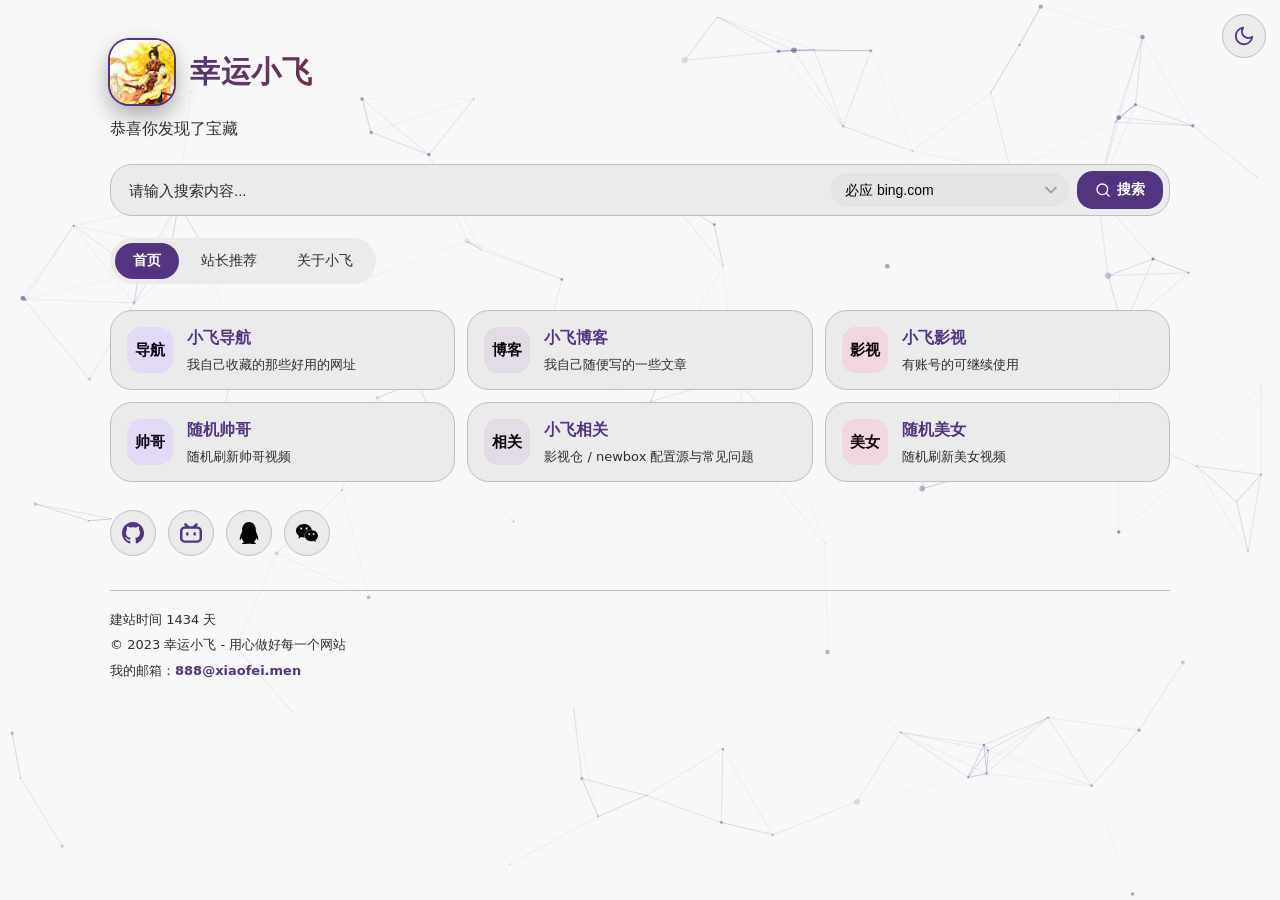
<file: index.html>
<!DOCTYPE html>
<html lang="zh-CN" class="dark">
<head>
    <meta charset="UTF-8">
    <meta name="viewport" content="width=device-width, initial-scale=1.0, viewport-fit=cover">
    <title>幸运小飞</title>
    <meta name="description" content="幸运小飞的个人主页：精选网址导航、实用网站推荐，以及关于小飞的介绍。">
    <link rel="canonical" href="https://xiaofei.men/">
    <meta name="theme-color" content="#111318">
    <!-- 分享卡片（微信 / QQ / 微博转发时显示） -->
    <meta property="og:type" content="website">
    <meta property="og:title" content="幸运小飞">
    <meta property="og:description" content="精选网址导航、实用网站推荐，以及关于小飞的介绍。">
    <meta property="og:image" content="https://xiaofei.men/img/logo.jpg">
    <meta property="og:url" content="https://xiaofei.men/">
    <meta name="twitter:card" content="summary">
    <!-- 网站图标 -->
    <link rel="icon" href="img/favicon.png" type="image/png">
    <!-- MD3 动态主题（须在样式前同步执行，避免闪色） -->
    <script src="assets/theme.js"></script>
    <!-- 主样式 -->
    <link rel="stylesheet" href="assets/style.css?v=2.3">
    <!-- 百度统计代码 -->
    <script>
        var _hmt = _hmt || [];
        (function() {
        var hm = document.createElement("script");
        hm.src = "https://hm.baidu.com/hm.js?9a590e5d51a9da2a688fa6271ab07b63";
        var s = document.getElementsByTagName("script")[0];
        s.parentNode.insertBefore(hm, s);
        })();
    </script>
</head>
<body>
    <!-- 粒子背景 -->
    <div id="particles-js"></div>

    <!-- 主题切换按钮 -->
    <button id="theme-toggle" class="theme-toggle" aria-label="切换深色 / 浅色主题"></button>

    <!-- 微信 / QQ 内置浏览器引导层 -->
    <div class="guide" id="browserGuide" role="dialog" aria-modal="true">
        <div class="guide-card">
            <h2>请在浏览器中打开</h2>
            <p>检测到您在微信 / QQ 内打开，部分功能可能无法正常使用</p>
            <div class="guide-url">
                <span id="currentUrl"></span>
                <button id="copyUrl">复制链接</button>
            </div>
            <p>复制上方链接后，选择下方浏览器打开</p>
            <div class="guide-browsers">
                <div>
                    <svg viewBox="0 0 24 24" fill="none" stroke="currentColor" stroke-width="1.6" aria-hidden="true"><circle cx="12" cy="12" r="9.2"/><path d="M15.5 8.5l-2.2 4.8-4.8 2.2 2.2-4.8z" fill="currentColor" stroke="none"/></svg>
                    <span>Safari</span>
                </div>
                <div>
                    <svg viewBox="0 0 24 24" fill="none" stroke="currentColor" stroke-width="1.6" aria-hidden="true"><circle cx="12" cy="12" r="9.2"/><circle cx="12" cy="12" r="3.6"/><path d="M12 8.4h8.6M9.2 13.6l-5.4 3.2M14.8 13.6l-5.4 3.2"/></svg>
                    <span>Chrome</span>
                </div>
                <div>
                    <svg viewBox="0 0 24 24" fill="none" stroke="currentColor" stroke-width="1.6" stroke-linecap="round" aria-hidden="true"><path d="M4.5 15.5a8 8 0 0 1 13.8-5.3c1.5 1.9 1.8 4.4.9 6.3H9.4a3.4 3.4 0 0 1 0-6.8c1.8 0 3.1 1 3.9 2.1"/><path d="M9.4 15.5c0 2.1 1.7 3.8 3.8 3.8h3.6"/></svg>
                    <span>Edge</span>
                </div>
                <div>
                    <svg viewBox="0 0 24 24" fill="none" stroke="currentColor" stroke-width="1.6" aria-hidden="true"><circle cx="12" cy="12" r="9.2"/><path d="M12 6.8c-2.6 0-4.7 1.9-4.7 4.3 0 2.7 2.3 4.9 5.2 4.9 2.5 0 4.5-1.8 4.5-4 0-2-1.6-3.5-3.5-3.5-1.4 0-2.5.9-2.5 2.1 0 1.2.9 2.1 2 2.1"/></svg>
                    <span>Firefox</span>
                </div>
            </div>
        </div>
    </div>

    <div class="shell">
        <header>
            <div class="brand">
                <img class="brand-logo" src="img/logo.jpg" alt="幸运小飞">
                <h1>幸运小飞</h1>
            </div>
            <p class="tagline">恭喜你发现了宝藏</p>

            <!-- 搜索框 -->
            <div class="search">
                <input type="text" id="search-input" placeholder="请输入搜索内容..." autocomplete="off" aria-label="搜索内容">
                <select id="search-engine" aria-label="选择搜索引擎">
                    <option value="bing">必应 bing.com</option>
                    <option value="shenma">神马 sm.cn</option>
                    <option value="baidu">百度 baidu.com</option>
                    <option value="quark">夸克 quark.cn</option>
                    <option value="sogou">搜狗 sogou.com</option>
                    <option value="360">360搜索 www.so.com</option>
                    <option value="brave">Brave brave.com</option>
                    <option value="google">谷歌 google.com</option>
                    <option value="yahoo">雅虎 yahoo.com</option>
                    <option value="duckduckgo">DuckDuckGo duckduckgo.com</option>
                    <option value="youtube">YouTube youtube.com</option>
                    <option value="yandex">Yandex yandex.com</option>
                </select>
                <button id="search-btn">
                    <svg xmlns="http://www.w3.org/2000/svg" width="16" height="16" viewBox="0 0 24 24" fill="none" stroke="currentColor" stroke-width="2" stroke-linecap="round" stroke-linejoin="round" aria-hidden="true">
                        <circle cx="11" cy="11" r="8"></circle>
                        <line x1="21" y1="21" x2="16.65" y2="16.65"></line>
                    </svg>
                    搜索
                </button>
            </div>

            <!-- 页面导航 -->
            <nav class="nav" role="tablist" aria-label="页面导航">
                <button class="nav-item active" data-page="home" role="tab" aria-selected="true">首页</button>
                <button class="nav-item" data-page="links" role="tab" aria-selected="false">站长推荐</button>
                <button class="nav-item" data-page="friends" role="tab" aria-selected="false">关于小飞</button>
            </nav>
        </header>

        <main>
            <!-- 首页 -->
            <section class="page active" id="home-page">
                <div class="grid" id="home-grid"></div>

                <!-- 社交图标 -->
                <div class="socials">
                    <div class="social" title="GitHub">
                        <a href="https://github.com/xingyunxiaofei" target="_blank" rel="noopener noreferrer" aria-label="GitHub">
                            <svg viewBox="0 0 24 24" fill="currentColor" aria-hidden="true"><use xlink:href="#i-github" href="#i-github"></use></svg>
                        </a>
                    </div>
                    <div class="social" title="哔哩哔哩">
                        <a href="https://space.bilibili.com/316062612" target="_blank" rel="noopener noreferrer" aria-label="哔哩哔哩">
                            <svg viewBox="0 0 24 24" fill="currentColor" aria-hidden="true"><use xlink:href="#i-bilibili" href="#i-bilibili"></use></svg>
                        </a>
                    </div>
                    <div class="social" data-qr title="QQ">
                        <svg viewBox="0 0 24 24" fill="currentColor" aria-hidden="true"><use xlink:href="#i-qq" href="#i-qq"></use></svg>
                        <div class="qr"><img data-src="img/qq.jpg" alt="QQ二维码"></div>
                    </div>
                    <div class="social" data-qr title="微信">
                        <svg viewBox="0 0 24 24" fill="currentColor" aria-hidden="true"><use xlink:href="#i-wechat" href="#i-wechat"></use></svg>
                        <div class="qr"><img data-src="img/wechat.png" alt="微信二维码"></div>
                    </div>
                </div>

                <div class="info">
                    <p>建站时间 <span id="survival-time">计算中...</span></p>
                    <p>© 2023 幸运小飞 - 用心做好每一个网站</p>
                    <p>我的邮箱：<span id="email" class="email-link">888@xiaofei.men</span></p>
                </div>
            </section>

            <!-- 站长推荐 -->
            <section class="page" id="links-page">
                <h2 class="page-title">站长推荐</h2>
                <p class="page-sub">按分类浏览我收藏的实用网站</p>
                <div class="tabs" id="category-tabs"></div>
                <div id="category-contents"></div>
            </section>

            <!-- 关于小飞（me/friends.md 动态渲染，标题由 Markdown 自带 H1 提供） -->
            <section class="page" id="friends-page">
                <div class="md" id="md-content"><p class="md-loading">正在加载文章内容...</p></div>
            </section>

            <!-- 小飞相关（me/tvbox.md 动态渲染，支持 @copy/@open/@pwd/@q 指令） -->
            <section class="page" id="tvbox-page">
                <div id="tvbox-content"><p class="md-loading">正在加载文章内容...</p></div>
            </section>
        </main>
    </div>

    <!-- SVG 图标定义 -->
    <svg xmlns="http://www.w3.org/2000/svg" style="display: none;" aria-hidden="true">
        <symbol id="i-github" viewBox="0 0 24 24">
            <path d="M12 0c-6.626 0-12 5.373-12 12 0 5.302 3.438 9.8 8.207 11.387.599.111.793-.261.793-.577v-2.234c-3.338.726-4.033-1.416-4.033-1.416-.546-1.387-1.333-1.756-1.333-1.756-1.089-.745.083-.729.083-.729 1.205.084 1.839 1.237 1.839 1.237 1.07 1.834 2.807 1.304 3.492.997.107-.775.418-1.305.762-1.604-2.665-.305-5.467-1.334-5.467-5.931 0-1.311.469-2.381 1.236-3.221-.124-.303-.535-1.524.117-3.176 0 0 1.008-.322 3.301 1.23.957-.266 1.983-.399 3.003-.404 1.02.005 2.047.138 3.006.404 2.291-1.552 3.297-1.23 3.297-1.23.653 1.653.242 2.874.118 3.176.77.84 1.235 1.911 1.235 3.221 0 4.609-2.807 5.624-5.479 5.921.43.372.823 1.102.823 2.222v3.293c0 .319.192.694.801.576 4.765-1.589 8.199-6.086 8.199-11.386 0-6.627-5.373-12-12-12z"/>
        </symbol>
        <symbol id="i-bilibili" viewBox="0 0 24 24">
            <path d="M17.813 4.653h.854c1.51.054 2.769.578 3.773 1.574 1.004.995 1.524 2.249 1.560 3.76v7.36c-.036 1.51-.556 2.769-1.560 3.773s-2.262 1.524-3.773 1.56H5.333c-1.51-.036-2.769-.556-3.773-1.56S.036 18.858 0 17.347v-7.36c.036-1.511.556-2.765 1.560-3.76 1.004-.996 2.262-1.52 3.773-1.574h.774l-1.174-1.12a1.234 1.234 0 0 1-.373-.906c0-.356.124-.658.373-.907l.027-.027c.267-.249.573-.373.920-.373.347 0 .653.124.920.373L9.653 4.44c.071.071.134.142.187.213h4.267a.836.836 0 0 1 .160-.213l2.853-2.747c.267-.249.573-.373.920-.373.347 0 .662.151.929.4.267.249.391.551.391.907 0 .355-.124.657-.373.906L17.813 4.653zM5.333 7.24c-.746.018-1.373.276-1.880.773-.506.498-.769 1.13-.786 1.894v7.52c.017.764.280 1.395.786 1.893.507.498 1.134.756 1.880.773h13.334c.746-.017 1.373-.275 1.880-.773.506-.498.769-1.129.786-1.893v-7.52c-.017-.765-.280-1.396-.786-1.894-.507-.497-1.134-.755-1.88-.773H5.333zM8 11.107c.373 0 .684.124.933.373.25.249.383.569.400.960v1.173c-.017.391-.150.711-.400.960-.249.250-.560.374-.933.374s-.684-.125-.933-.374c-.250-.249-.383-.569-.400-.960V12.44c0-.373.129-.689.386-.947.258-.257.574-.386.947-.386zm8 0c.373 0 .684.124.933.373.25.249.383.569.400.960v1.173c-.017.391-.150.711-.400.960-.249.250-.560.374-.933.374s-.684-.125-.933-.374c-.250-.249-.383-.569-.400-.960V12.44c.017-.391.150-.711.400-.960.249-.249.560-.373.933-.373z"/>
        </symbol>
        <symbol id="i-qq" viewBox="0 0 24 24">
            <path d="M21.395 15.035a39.548 39.548 0 0 0-.803-2.264l-1.079-2.695c.001-.032.014-.562.014-.836C19.526 4.632 17.351 0 12 0S4.474 4.632 4.474 9.241c0 .274.013.804.014.836l-1.08 2.695a38.97 38.97 0 0 0-.802 2.264c-1.021 3.283-.69 4.643-.438 4.673.54.065 2.103-2.472 2.103-2.472 0 1.469.756 3.387 2.394 4.771-.612.188-1.363.479-1.845.835-.434.32-.379.646-.301.778.343.578 5.883.369 7.482.189 1.6.18 7.14.389 7.483-.189.078-.132.132-.458-.301-.778-.483-.356-1.233-.646-1.846-.836 1.637-1.384 2.393-3.302 2.393-4.771 0 0 1.563 2.537 2.103 2.472.252-.03.583-1.39-.438-4.673z"/>
        </symbol>
        <symbol id="i-wechat" viewBox="0 0 24 24">
            <path d="M8.691 2.188C3.891 2.188 0 5.476 0 9.53c0 2.212 1.17 4.203 3.002 5.55a.59.59 0 0 1 .213.665l-.39 1.48c-.019.07-.048.141-.048.213 0 .163.13.295.29.295a.326.326 0 0 0 .167-.054l1.903-1.114a.864.864 0 0 1 .717-.098 10.16 10.16 0 0 0 2.837.403c.276 0 .543-.027.811-.05-.857-2.578.157-4.972 1.932-6.446 1.703-1.415 3.882-1.98 5.853-1.838-.576-3.583-4.196-6.348-8.596-6.348zM5.785 5.991c.642 0 1.162.529 1.162 1.18a1.17 1.17 0 0 1-1.162 1.178A1.17 1.17 0 0 1 4.623 7.17c0-.651.52-1.18 1.162-1.18zm5.813 0c.642 0 1.162.529 1.162 1.18a1.17 1.17 0 0 1-1.162 1.178 1.17 1.17 0 0 1-1.162-1.178c0-.651.52-1.18 1.162-1.18zm5.34 2.867c-1.797-.052-3.746.512-5.28 1.786-1.72 1.428-2.687 3.72-1.78 6.22.942 2.453 3.666 4.229 6.884 4.229.826 0 1.622-.12 2.361-.336a.722.722 0 0 1 .598.082l1.584.926a.272.272 0 0 0 .140.047c.134 0 .24-.111.24-.247 0-.60-.023-.120-.038-.177l-.327-1.233a.582.582 0 0 1-.023-.156.49.49 0 0 1 .201-.398C23.024 18.48 24 16.82 24 14.98c0-3.21-2.931-5.837-6.656-6.088V8.89c-.135-.01-.27-.027-.407-.03zm-2.53 3.274c.535 0 .969.44.969.982a.976.976 0 0 1-.969.983.976.976 0 0 1-.969-.983c0-.542.434-.982.969-.982zm4.844 0c.535 0 .969.44.969.982a.976.976 0 0 1-.969.983.976.976 0 0 1-.969-.983c0-.542.434-.982.969-.982z"/>
        </symbol>
    </svg>

    <!-- 库与脚本 -->
    <div class="toast" id="toast" role="status" aria-live="polite"></div>

    <!-- particles.js / marked.js 改为按需动态加载，不占用首屏 -->
    <script src="assets/script.js?v=2.3" defer></script>
</body>
</html>
</file>
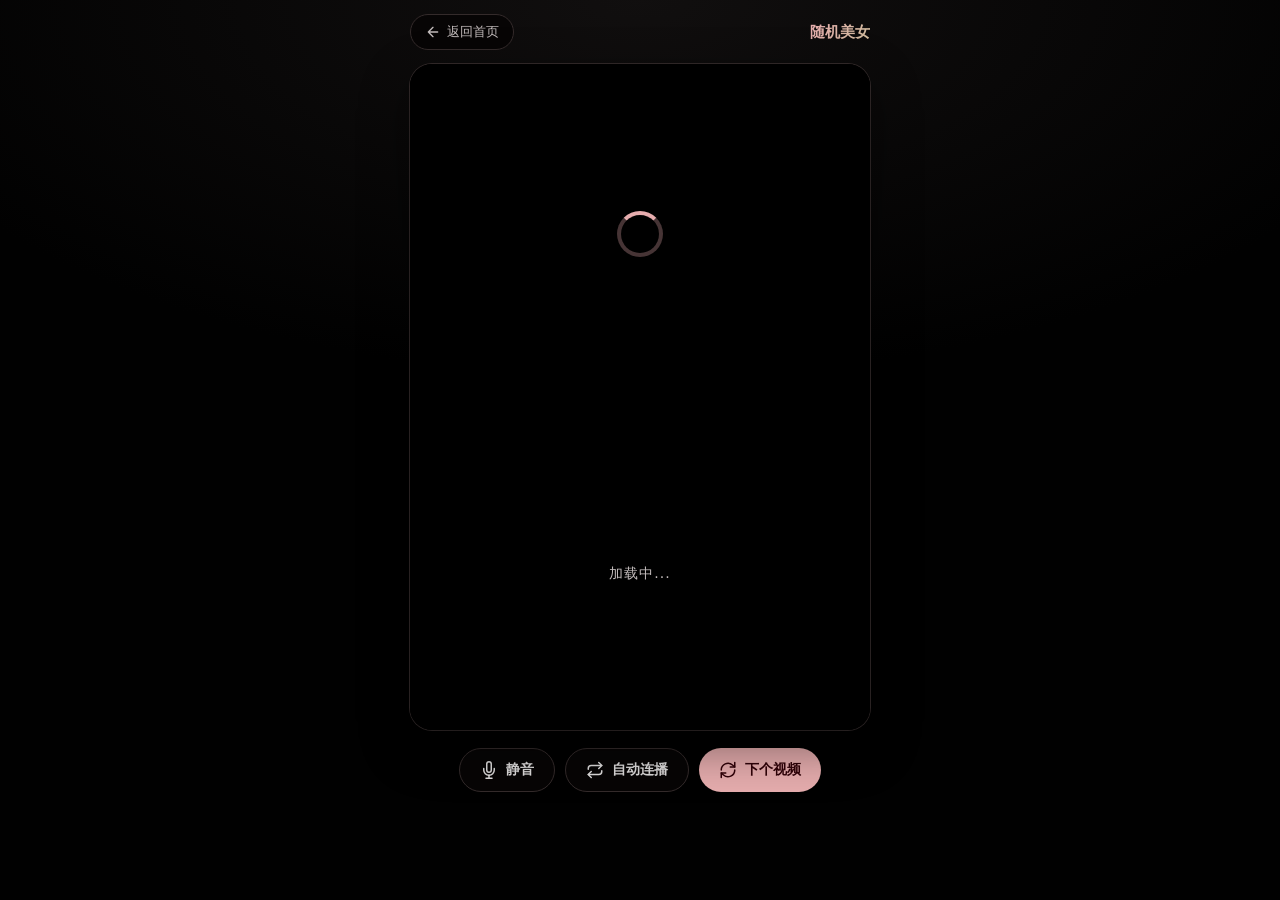
<file: me/mv.html>
<!DOCTYPE html>
<html lang="zh-CN" class="dark">
<head>
    <meta charset="UTF-8">
    <meta name="viewport" content="width=device-width, initial-scale=1.0, viewport-fit=cover">
    <title>随机美女视频 - 幸运小飞</title>
    <meta name="description" content="随机刷新美女短视频，支持静音、自动连播。">
    <meta name="theme-color" content="#111318">
    <meta property="og:type" content="website">
    <meta property="og:title" content="随机美女视频 - 幸运小飞">
    <meta property="og:description" content="随机刷新美女短视频，支持静音、自动连播。">
    <meta property="og:image" content="https://xiaofei.men/img/logo.jpg">
    <meta property="og:url" content="https://xiaofei.men/me/mv.html">
    <link rel="icon" href="../img/favicon.png" type="image/png">
    <!-- 暖色随机主相（粉 → 红 → 橙），强制深色沉浸模式 -->
    <script>window.MD3_HUE = [318, 28]; window.MD3_FORCE = 'dark';</script>
    <script src="../assets/theme.js"></script>
    <link rel="stylesheet" href="../assets/video.css?v=2.2">
</head>
<body>
    <header class="topbar">
        <a class="back" href="../index.html">
            <svg width="16" height="16" viewBox="0 0 24 24" fill="none" stroke="currentColor" stroke-width="2" stroke-linecap="round" stroke-linejoin="round" aria-hidden="true"><path d="M19 12H5M12 19l-7-7 7-7"/></svg>
            返回首页
        </a>
        <span class="name">随机美女</span>
    </header>

    <main class="stage">
        <div class="screen" id="videoContainer">
            <div class="loading" id="loading">
                <div class="spinner"></div>
                <span>加载中...</span>
            </div>
            <div id="videoWrapper">
                <video id="videoPlayer" playsinline controls controlslist="nodownload noremoteplayback noplaybackrate"></video>
            </div>
        </div>

        <div class="controls">
            <button class="btn tonal" id="muteBtn" aria-pressed="false">
                <svg viewBox="0 0 24 24" fill="none" stroke="currentColor" stroke-width="2" stroke-linecap="round" stroke-linejoin="round" aria-hidden="true"><path d="M12 1a3 3 0 0 0-3 3v8a3 3 0 0 0 6 0V4a3 3 0 0 0-3-3z"/><path d="M19 10v2a7 7 0 0 1-14 0v-2"/><line x1="12" y1="19" x2="12" y2="23"/><line x1="8" y1="23" x2="16" y2="23"/></svg>
                <span>静音</span>
            </button>
            <button class="btn tonal" id="autoBtn" aria-pressed="false">
                <svg viewBox="0 0 24 24" fill="none" stroke="currentColor" stroke-width="2" stroke-linecap="round" stroke-linejoin="round" aria-hidden="true"><path d="M17 2l4 4-4 4"/><path d="M3 11v-1a4 4 0 0 1 4-4h14"/><path d="M7 22l-4-4 4-4"/><path d="M21 13v1a4 4 0 0 1-4 4H3"/></svg>
                <span>自动连播</span>
            </button>
            <button class="btn" id="nextBtn">
                <svg viewBox="0 0 24 24" fill="none" stroke="currentColor" stroke-width="2" stroke-linecap="round" stroke-linejoin="round" aria-hidden="true"><path d="M21 2v6h-6"/><path d="M3 12a9 9 0 0 1 15-6.7L21 8"/><path d="M3 22v-6h6"/><path d="M21 12a9 9 0 0 1-15 6.7L3 16"/></svg>
                <span>下个视频</span>
            </button>
        </div>
    </main>

    <script>
        window.VIDEO_CONFIG = {
            apis: [
                'https://www.hhlqilongzhu.cn/api/MP4_xiaojiejie.php',
                'https://api.mmp.cc/api/ksvideo?type=mp4&id=jk',
                'https://api.mmp.cc/api/ksvideo?type=mp4&id=YuMeng',
                'https://api.mmp.cc/api/ksvideo?type=mp4&id=NvDa',
                'https://api.mmp.cc/api/ksvideo?type=mp4&id=NvGao',
                'https://api.mmp.cc/api/ksvideo?type=mp4&id=ReWu',
                'https://api.mmp.cc/api/ksvideo?type=mp4&id=QingCun',
                'https://api.mmp.cc/api/ksvideo?type=mp4&id=YuZu',
                'https://api.mmp.cc/api/ksvideo?type=mp4&id=SheJie',
                'https://api.mmp.cc/api/ksvideo?type=mp4&id=ChuanDa',
                'https://api.mmp.cc/api/ksvideo?type=mp4&id=GaoZhiLiangXiaoJieJie',
                'https://api.mmp.cc/api/ksvideo?type=mp4&id=HanFu',
                'https://api.mmp.cc/api/ksvideo?type=mp4&id=HeiSi',
                'https://api.mmp.cc/api/ksvideo?type=mp4&id=BianZhuang',
                'https://api.mmp.cc/api/ksvideo?type=mp4&id=LuoLi',
                'https://api.mmp.cc/api/ksvideo?type=mp4&id=TianMei',
                'https://api.mmp.cc/api/ksvideo?type=mp4&id=BaiSi',
                'https://api.mmp.cc/api/miss?type=mp4',
                'https://api.mmp.cc/api/shortvideo?type=mp4',
                'http://api.xcvts.cn/api/video/ks_xjj?type=mp4',
                'https://tmini.net/api/meinv?mp4=json',
                'https://api.guiguiya.com/api/video/ksxjj?type=mp4'
            ]
        };
    </script>
    <script src="../assets/video.js?v=2.2"></script>
</body>
</html>
</file>
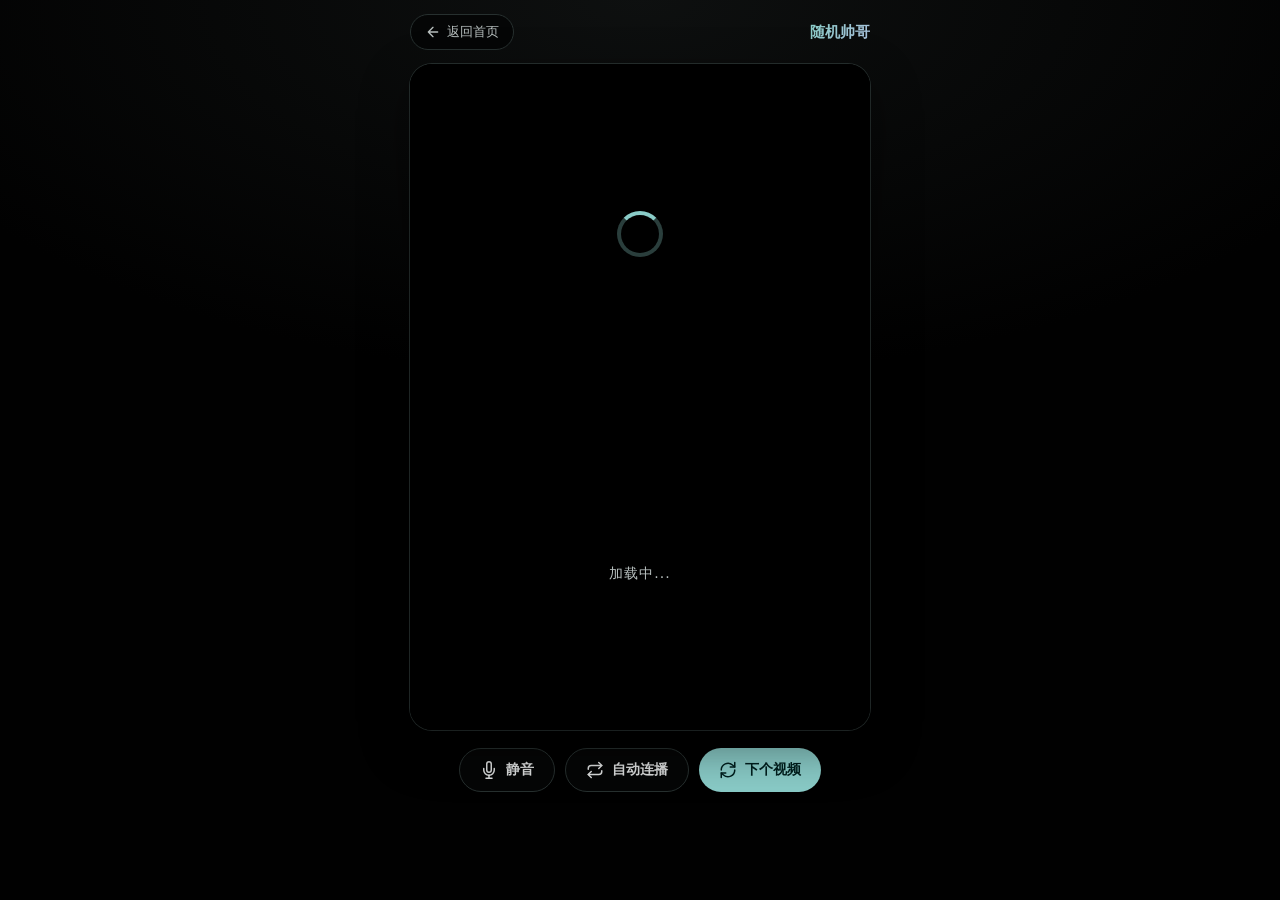
<file: me/sg.html>
<!DOCTYPE html>
<html lang="zh-CN" class="dark">
<head>
    <meta charset="UTF-8">
    <meta name="viewport" content="width=device-width, initial-scale=1.0, viewport-fit=cover">
    <title>随机帅哥视频 - 幸运小飞</title>
    <meta name="description" content="随机刷新帅哥短视频，支持静音、自动连播。">
    <meta name="theme-color" content="#111318">
    <meta property="og:type" content="website">
    <meta property="og:title" content="随机帅哥视频 - 幸运小飞">
    <meta property="og:description" content="随机刷新帅哥短视频，支持静音、自动连播。">
    <meta property="og:image" content="https://xiaofei.men/img/logo.jpg">
    <meta property="og:url" content="https://xiaofei.men/me/sg.html">
    <link rel="icon" href="../img/favicon.png" type="image/png">
    <!-- 冷色随机主相（青 → 蓝 → 紫），强制深色沉浸模式 -->
    <script>window.MD3_HUE = [168, 258]; window.MD3_FORCE = 'dark';</script>
    <script src="../assets/theme.js"></script>
    <link rel="stylesheet" href="../assets/video.css?v=2.2">
</head>
<body>
    <header class="topbar">
        <a class="back" href="../index.html">
            <svg width="16" height="16" viewBox="0 0 24 24" fill="none" stroke="currentColor" stroke-width="2" stroke-linecap="round" stroke-linejoin="round" aria-hidden="true"><path d="M19 12H5M12 19l-7-7 7-7"/></svg>
            返回首页
        </a>
        <span class="name">随机帅哥</span>
    </header>

    <main class="stage">
        <div class="screen" id="videoContainer">
            <div class="loading" id="loading">
                <div class="spinner"></div>
                <span>加载中...</span>
            </div>
            <div id="videoWrapper">
                <video id="videoPlayer" playsinline controls controlslist="nodownload noremoteplayback noplaybackrate"></video>
            </div>
        </div>

        <div class="controls">
            <button class="btn tonal" id="muteBtn" aria-pressed="false">
                <svg viewBox="0 0 24 24" fill="none" stroke="currentColor" stroke-width="2" stroke-linecap="round" stroke-linejoin="round" aria-hidden="true"><path d="M12 1a3 3 0 0 0-3 3v8a3 3 0 0 0 6 0V4a3 3 0 0 0-3-3z"/><path d="M19 10v2a7 7 0 0 1-14 0v-2"/><line x1="12" y1="19" x2="12" y2="23"/><line x1="8" y1="23" x2="16" y2="23"/></svg>
                <span>静音</span>
            </button>
            <button class="btn tonal" id="autoBtn" aria-pressed="false">
                <svg viewBox="0 0 24 24" fill="none" stroke="currentColor" stroke-width="2" stroke-linecap="round" stroke-linejoin="round" aria-hidden="true"><path d="M17 2l4 4-4 4"/><path d="M3 11v-1a4 4 0 0 1 4-4h14"/><path d="M7 22l-4-4 4-4"/><path d="M21 13v1a4 4 0 0 1-4 4H3"/></svg>
                <span>自动连播</span>
            </button>
            <button class="btn" id="nextBtn">
                <svg viewBox="0 0 24 24" fill="none" stroke="currentColor" stroke-width="2" stroke-linecap="round" stroke-linejoin="round" aria-hidden="true"><path d="M21 2v6h-6"/><path d="M3 12a9 9 0 0 1 15-6.7L21 8"/><path d="M3 22v-6h6"/><path d="M21 12a9 9 0 0 1-15 6.7L3 16"/></svg>
                <span>下个视频</span>
            </button>
        </div>
    </main>

    <script>
        window.VIDEO_CONFIG = {
            apis: [
                'https://api.yuafeng.cn/API/ly/sgxl.php',
                'https://api.52vmy.cn/api/video/boy'
            ]
        };
    </script>
    <script src="../assets/video.js?v=2.2"></script>
</body>
</html>
</file>
<file: assets/style.css>
/* ==========================================================================
   幸运小飞 · 样式（Material Design 3）
   --------------------------------------------------------------------------
   颜色变量由 assets/theme.js 在每次访问时随机生成后注入 <html>；
   下方 :root 仅为禁用 JS 时的兜底深色方案。
   ========================================================================== */

:root {
  /* —— JS 禁用时的兜底配色（深色） —— */
  --primary: #5eeaa8;
  --on-primary: #00382a;
  --primary-container: #00513c;
  --on-primary-container: #8ff3cd;
  --secondary-container: #33453f;
  --on-secondary-container: #cfe9dd;
  --tertiary: #7fd0ff;
  --tertiary-container: #00405c;
  --on-tertiary-container: #c4e7ff;
  --surface: #0f1512;
  --surface-low: #151d19;
  --surface-c: #1a2420;
  --surface-high: #24302b;
  --surface-highest: #2f3c36;
  --on-surface: #e0e5e1;
  --on-surface-var: #a8b5ae;
  --outline: #78877f;
  --outline-var: #3a463f;
  --error: #f2b8b5;

  /* —— 形状与动效 —— */
  --r-sm: 10px;
  --r-md: 16px;
  --r-lg: 22px;
  --r-full: 999px;
  --ease: cubic-bezier(.2, .8, .2, 1);
  --t: .25s;

  color-scheme: dark;
}

html.light { color-scheme: light; }

*, *::before, *::after { margin: 0; padding: 0; box-sizing: border-box; }

html { -webkit-text-size-adjust: 100%; }

body {
  font-family: system-ui, -apple-system, 'Segoe UI', Roboto,
               'PingFang SC', 'Hiragino Sans GB', 'Microsoft YaHei', sans-serif;
  background: var(--surface);
  color: var(--on-surface);
  line-height: 1.65;
  min-height: 100dvh;
  overflow-x: hidden;
  transition: background-color var(--t) var(--ease), color var(--t) var(--ease);
}

::selection { background: var(--primary); color: var(--on-primary); }

a { color: var(--primary); }

button { font-family: inherit; }

/* ---------- 粒子画布 ---------- */
#particles-js { position: fixed; inset: 0; z-index: 0; }

/* ---------- 布局 ---------- */
.shell {
  position: relative;
  z-index: 1;
  width: min(100% - 2rem, 1060px);
  margin-inline: auto;
  padding-block: clamp(1.25rem, 4vw, 2.5rem) 3rem;
}

/* ---------- 主题切换按钮 ---------- */
.theme-toggle {
  position: fixed;
  top: max(14px, env(safe-area-inset-top));
  right: max(14px, env(safe-area-inset-right));
  z-index: 50;
  width: 44px; height: 44px;
  display: grid; place-items: center;
  border: 1px solid var(--outline-var);
  border-radius: var(--r-full);
  background: var(--surface-c);
  color: var(--primary);
  cursor: pointer;
  transition: transform var(--t) var(--ease), background var(--t) var(--ease);
}
.theme-toggle:hover { background: var(--surface-high); transform: rotate(25deg); }
.theme-toggle:active { transform: scale(.9); }
.theme-toggle svg { display: block; }

/* ---------- 头部 ---------- */
.brand { display: flex; align-items: center; gap: clamp(10px, 2vw, 16px); flex-wrap: wrap; }
.brand-logo {
  width: clamp(52px, 9vw, 64px);
  height: clamp(52px, 9vw, 64px);
  border-radius: 30%;
  object-fit: cover;
  box-shadow: 0 0 0 2px var(--primary), 0 10px 24px rgb(0 0 0 / .35);
}
.brand h1 {
  font-size: clamp(1.4rem, 4vw, 1.9rem);
  font-weight: 800;
  letter-spacing: .5px;
  background: linear-gradient(120deg, var(--primary), var(--tertiary));
  -webkit-background-clip: text;
  background-clip: text;
  color: transparent;
}
.tagline { color: var(--on-surface-var); margin: 12px 0 22px; font-size: clamp(.9rem, 2.5vw, 1rem); }

/* ---------- 搜索框（MD3 搜索栏） ---------- */
.search {
  display: flex;
  align-items: center;
  flex-wrap: wrap;
  gap: 8px;
  padding: 6px 6px 6px 18px;
  background: var(--surface-c);
  border: 1px solid var(--outline-var);
  /* 与下方卡片同圆角（22px），内层元素用 16px，形成同心圆角 */
  border-radius: var(--r-lg);
  transition: border-color var(--t) var(--ease), box-shadow var(--t) var(--ease);
}
.search:focus-within {
  border-color: var(--primary);
  box-shadow: 0 0 0 4px color-mix(in oklch, var(--primary) 22%, transparent);
}
.search input {
  flex: 1 1 220px;
  min-width: 0;
  border: none; background: none; outline: none;
  color: var(--on-surface);
  font-size: 15px;
  padding: 10px 0;
}
.search input::placeholder { color: var(--on-surface-var); }
.search select {
  appearance: none;
  -webkit-appearance: none;
  border: none;
  border-radius: var(--r-md);
  background: var(--surface-high)
    url("data:image/svg+xml,%3Csvg xmlns='http://www.w3.org/2000/svg' width='12' height='8' viewBox='0 0 12 8'%3E%3Cpath fill='none' stroke='%239aa5a0' stroke-width='1.8' stroke-linecap='round' stroke-linejoin='round' d='M1 1.5 6 6.5 11 1.5'/%3E%3C/svg%3E")
    no-repeat right 12px center;
  color: var(--on-surface);
  font-size: 14px;
  padding: 9px 32px 9px 14px;
  cursor: pointer;
}
.search select option { background: var(--surface-low); color: var(--on-surface); }
.search button {
  display: inline-flex;
  align-items: center;
  gap: 6px;
  border: none;
  border-radius: var(--r-md);
  background: var(--primary);
  color: var(--on-primary);
  font-size: 14px;
  font-weight: 600;
  padding: 10px 18px;
  cursor: pointer;
  transition: filter var(--t) var(--ease), transform var(--t) var(--ease);
}
.search button:hover { filter: brightness(1.1); transform: translateY(-1px); }
.search button:active { transform: translateY(0) scale(.96); }
.search button svg { display: block; }

/* ---------- 页面导航（MD3 分段控件） ---------- */
.nav {
  display: flex;
  gap: 4px;
  margin: 22px 0 26px;
  padding: 5px;
  background: var(--surface-c);
  border-radius: var(--r-full);
  width: max-content;
  max-width: 100%;
  overflow-x: auto;
  scrollbar-width: none;
}
.nav::-webkit-scrollbar { display: none; }
.nav-item {
  border: none;
  background: none;
  cursor: pointer;
  padding: 9px 18px;
  border-radius: var(--r-full);
  color: var(--on-surface-var);
  font-size: 14px;
  white-space: nowrap;
  transition: color var(--t) var(--ease), background var(--t) var(--ease);
}
.nav-item:hover { color: var(--on-surface); }
.nav-item.active { background: var(--primary); color: var(--on-primary); font-weight: 600; }

/* ---------- 页面切换 ---------- */
.page { display: none; }
.page.active { display: block; animation: fade-up .35s var(--ease); }
@keyframes fade-up {
  from { opacity: 0; transform: translateY(8px); }
  to   { opacity: 1; transform: none; }
}

.page-title { font-size: clamp(1.25rem, 3.5vw, 1.5rem); font-weight: 700; margin-bottom: 6px; }
.page-sub { color: var(--on-surface-var); font-size: 14px; margin-bottom: 18px; }

/* ---------- 链接卡片 ---------- */
.grid {
  display: grid;
  grid-template-columns: repeat(auto-fill, minmax(min(100%, 300px), 1fr));
  gap: 12px;
}
.card {
  position: relative;
  overflow: hidden;
  display: flex;
  align-items: center;
  gap: 14px;
  padding: 14px 16px;
  background: var(--surface-c);
  border: 1px solid var(--outline-var);
  border-radius: var(--r-lg);
  cursor: pointer;
  transition: transform var(--t) var(--ease), box-shadow var(--t) var(--ease), border-color var(--t) var(--ease);
}
.card:hover {
  transform: translateY(-3px);
  border-color: var(--primary);
  box-shadow: 0 10px 24px rgb(0 0 0 / .22);
}
.card:active { transform: translateY(-1px) scale(.99); }
.card:focus-visible { outline: 2px solid var(--primary); outline-offset: 2px; }
/* 状态层（MD3 state layer） */
.card::after {
  content: '';
  position: absolute; inset: 0;
  background: var(--on-surface);
  opacity: 0;
  transition: opacity var(--t) var(--ease);
  pointer-events: none;
}
.card:hover::after { opacity: .05; }

.card-body { min-width: 0; }
.card-title { display: block; font-weight: 600; color: var(--primary); margin-bottom: 2px; }
.card-desc { font-size: 13px; color: var(--on-surface-var); }

/* 卡片小图标：主 / 辅助 / 第三 容器色轮换 */
.favicon {
  --fav-bg: var(--primary-container);
  --fav-fg: var(--on-primary-container);
  flex-shrink: 0;
  width: 46px; height: 46px;
  border-radius: 14px;
  display: grid; place-items: center;
  background: var(--fav-bg);
  color: var(--fav-fg);
  font-size: 15px;
  font-weight: 700;
}
.card:nth-child(3n+2) .favicon { --fav-bg: var(--secondary-container); --fav-fg: var(--on-secondary-container); }
.card:nth-child(3n+3) .favicon { --fav-bg: var(--tertiary-container); --fav-fg: var(--on-tertiary-container); }

/* 点击涟漪 */
.ripple {
  position: absolute;
  border-radius: 50%;
  transform: scale(0);
  pointer-events: none;
  background: currentColor;
  opacity: .22;
  animation: ripple .6s var(--ease) forwards;
}
@keyframes ripple {
  to { transform: scale(1); opacity: 0; }
}

/* ---------- 分类标签（MD3 过滤芯片） ---------- */
.tabs { display: flex; flex-wrap: wrap; gap: 8px; margin-bottom: 18px; }
.tab {
  border: 1px solid var(--outline-var);
  background: none;
  cursor: pointer;
  padding: 7px 16px;
  border-radius: var(--r-full);
  color: var(--on-surface-var);
  font-size: 13px;
  transition: color var(--t) var(--ease), border-color var(--t) var(--ease), background var(--t) var(--ease);
}
.tab:hover { color: var(--on-surface); border-color: var(--primary); }
.tab.active {
  background: var(--secondary-container);
  color: var(--on-secondary-container);
  border-color: transparent;
  font-weight: 600;
}
.cats { display: none; }
.cats.active { display: block; }

/* ---------- 社交图标 ---------- */
.socials { display: flex; flex-wrap: wrap; gap: 12px; margin: 28px 0 8px; }
.social {
  position: relative;
  width: 46px; height: 46px;
  border-radius: var(--r-full);
  display: grid; place-items: center;
  background: var(--surface-c);
  border: 1px solid var(--outline-var);
  color: var(--on-surface);
  cursor: pointer;
  transition: transform var(--t) var(--ease), color var(--t) var(--ease), border-color var(--t) var(--ease);
}
.social:hover { color: var(--primary); border-color: var(--primary); transform: translateY(-3px); }
.social svg { width: 22px; height: 22px; display: block; }
.qr {
  position: absolute;
  bottom: calc(100% + 10px);
  left: 50%;
  translate: -50% 0;
  padding: 8px;
  background: var(--surface-low);
  border: 1px solid var(--outline-var);
  border-radius: var(--r-md);
  box-shadow: 0 10px 28px rgb(0 0 0 / .35);
  opacity: 0;
  scale: .9;
  pointer-events: none;
  transition: opacity var(--t) var(--ease), scale var(--t) var(--ease);
  z-index: 5;
}
.social:hover .qr,
.social:focus-within .qr,
.social.show-qr .qr { opacity: 1; scale: 1; }
.qr img { width: 128px; height: 128px; display: block; border-radius: 8px; }

/* ---------- 页脚信息 ---------- */
.info {
  margin-top: 34px;
  padding-top: 18px;
  border-top: 1px solid var(--outline-var);
  color: var(--on-surface-var);
  font-size: 13px;
  display: grid;
  gap: 4px;
}
.email-link { color: var(--primary); cursor: pointer; font-weight: 600; }
.email-link:hover { text-decoration: underline; }

/* ---------- 微信 / QQ 内置浏览器引导层 ---------- */
.guide {
  position: fixed; inset: 0;
  z-index: 100;
  display: none;
  place-items: center;
  padding: 20px;
  background: rgb(0 0 0 / .72);
  backdrop-filter: blur(6px);
}
.guide.show { display: grid; }
.guide-card {
  width: min(100%, 420px);
  background: var(--surface-low);
  border: 1px solid var(--outline-var);
  border-radius: var(--r-lg);
  padding: 26px 24px;
  text-align: center;
  box-shadow: 0 24px 60px rgb(0 0 0 / .5);
}
.guide-card h2 { color: var(--primary); font-size: 18px; margin-bottom: 8px; }
.guide-card p { color: var(--on-surface-var); font-size: 13px; }
.guide-url {
  display: flex;
  align-items: center;
  gap: 8px;
  margin: 16px 0;
  padding: 6px 6px 6px 14px;
  background: var(--surface-c);
  border-radius: var(--r-full);
  font-size: 13px;
}
.guide-url span {
  flex: 1;
  overflow: hidden;
  text-overflow: ellipsis;
  white-space: nowrap;
  color: var(--on-surface-var);
  text-align: left;
}
.guide-url button {
  border: none;
  border-radius: var(--r-full);
  background: var(--primary);
  color: var(--on-primary);
  font-size: 13px;
  font-weight: 600;
  padding: 8px 14px;
  cursor: pointer;
  white-space: nowrap;
}
.guide-browsers {
  display: flex;
  justify-content: center;
  gap: 20px;
  margin: 18px 0 6px;
  color: var(--on-surface-var);
  font-size: 12px;
}
.guide-browsers > div { display: grid; justify-items: center; gap: 6px; }
.guide-browsers svg { width: 34px; height: 34px; color: var(--primary); }

/* ---------- 关于页（friends.md 渲染区） ---------- */
.md { max-width: 760px; }
.md-loading { color: var(--on-surface-var); }
.md h1, .md h2, .md h3, .md h4 {
  color: var(--primary);
  margin: 22px 0 12px;
  padding-bottom: 8px;
  border-bottom: 1px solid var(--outline-var);
  line-height: 1.4;
}
.md h1 { font-size: 24px; }
.md h2 { font-size: 20px; }
.md h3 { font-size: 17px; }
.md h4 { font-size: 15px; }
.md p { margin-bottom: 14px; }
.md ul, .md ol { margin: 0 0 14px; padding-left: 24px; }
.md li { margin-bottom: 6px; }
.md a {
  color: var(--primary);
  text-decoration: none;
  border-bottom: 1px dashed color-mix(in oklch, var(--primary) 55%, transparent);
}
.md a:hover { border-bottom-style: solid; }
.md img { max-width: 100%; border-radius: var(--r-md); margin: 16px 0; }
.md code {
  font-family: ui-monospace, SFMono-Regular, Consolas, monospace;
  background: var(--surface-high);
  padding: 2px 6px;
  border-radius: 6px;
  font-size: .9em;
}
.md pre {
  background: var(--surface-c);
  border: 1px solid var(--outline-var);
  padding: 14px 16px;
  border-radius: var(--r-md);
  overflow-x: auto;
  margin: 0 0 14px;
}
.md pre code { background: none; padding: 0; }
.md blockquote {
  border-left: 3px solid var(--primary);
  padding: 4px 0 4px 14px;
  margin: 0 0 14px;
  color: var(--on-surface-var);
}
.md hr { border: none; border-top: 1px solid var(--outline-var); margin: 22px 0; }
.md table { width: 100%; border-collapse: collapse; margin-bottom: 14px; font-size: 14px; }
.md th, .md td { border: 1px solid var(--outline-var); padding: 8px 10px; text-align: left; }
.md th { background: var(--surface-c); }

/* ---------- 404 页 ---------- */
.err {
  position: relative;
  z-index: 1;
  min-height: 100dvh;
  display: grid;
  place-items: center;
  text-align: center;
  padding: 24px;
}
.err-code {
  font-size: clamp(4.5rem, 18vw, 8rem);
  font-weight: 800;
  line-height: 1;
  letter-spacing: 2px;
  background: linear-gradient(120deg, var(--primary), var(--tertiary));
  -webkit-background-clip: text;
  background-clip: text;
  color: transparent;
}
.err-text { color: var(--on-surface-var); margin: 14px 0 24px; }
.err-home {
  display: inline-flex;
  align-items: center;
  gap: 8px;
  padding: 12px 26px;
  border-radius: var(--r-full);
  background: var(--primary);
  color: var(--on-primary);
  text-decoration: none;
  font-weight: 600;
  transition: filter var(--t) var(--ease), transform var(--t) var(--ease);
}
.err-home:hover { filter: brightness(1.1); transform: translateY(-2px); }

/* ---------- 响应式 ---------- */
@media (max-width: 640px) {
  .shell { width: min(100% - 1.25rem, 1060px); }

  /* 手机：搜索框独占一行，引擎 + 按钮并在下一行，拆掉大胶囊容器 */
  .search {
    display: grid;
    grid-template-columns: minmax(0, 1fr) auto;
    gap: 8px;
    padding: 0;
    background: none;
    border: none;
    border-radius: 0;
  }
  .search:focus-within { border-color: transparent; box-shadow: none; }
  .search input {
    grid-column: 1 / -1;
    flex: none;
    width: 100%;
    padding: 13px 16px;
    font-size: 16px;               /* 16px 可避免 iOS 聚焦时自动放大 */
    background: var(--surface-c);
    border: 1px solid var(--outline-var);
    border-radius: var(--r-md);
    transition: border-color var(--t) var(--ease), box-shadow var(--t) var(--ease);
  }
  .search input:focus {
    border-color: var(--primary);
    box-shadow: 0 0 0 3px color-mix(in oklch, var(--primary) 22%, transparent);
  }
  .search select {
    width: 100%;
    min-width: 0;
    height: 46px;
    padding: 0 32px 0 14px;
    background-color: var(--surface-c);
    border: 1px solid var(--outline-var);
    border-radius: var(--r-md);
  }
  .search button {
    height: 46px;
    padding: 0 20px;
    border-radius: var(--r-md);
  }

  .grid { gap: 10px; }
  .card { padding: 12px 14px; }
  .qr img { width: 108px; height: 108px; }
  .socials { gap: 10px; }
}

/* 超小屏：搜索按钮与引擎仍保持一行，按钮收窄一点 */
@media (max-width: 360px) {
  .search button { padding: 0 14px; }
  .search select { font-size: 13px; }
}

/* ---------- 内容型 Markdown 页（小飞相关 / tvbox，由 me/tvbox.md 渲染） ---------- */
#tvbox-content { max-width: 820px; }

.doc-title {
  font-size: clamp(26px, 6vw, 38px); font-weight: 800;
  margin: 6px 0 6px;
  background: linear-gradient(120deg, var(--primary), var(--tertiary));
  -webkit-background-clip: text; background-clip: text; color: transparent;
}
.intro { margin: 0 0 20px; }
.intro p { margin: 0 0 8px; font-size: 15px; line-height: 1.7; color: var(--on-surface-var); }

.block {
  background: var(--surface-c);
  border: 1px solid var(--outline-var);
  border-radius: var(--r-lg);
  padding: 18px 18px 20px;
  margin: 14px 0;
}
.block h2 {
  font-size: 18px; font-weight: 700; margin: 0 0 10px;
  display: flex; align-items: center; gap: 8px;
}
.block h2::before {
  content: ""; width: 4px; height: 18px; border-radius: 4px;
  background: var(--primary);
}
.block p { margin: 8px 0; font-size: 14.5px; line-height: 1.7; }
.block a { color: var(--primary); word-break: break-all; }
.block blockquote {
  margin: 8px 0;
  color: var(--on-surface-var); font-size: 13.5px; line-height: 1.7;
  background: var(--surface-high);
  border-radius: 12px; padding: 8px 12px;
}
.block blockquote p { margin: 0; font-size: 13.5px; }
.block ul { margin: 8px 0; padding-left: 20px; font-size: 14.5px; line-height: 1.8; }
.block h3 { font-size: 15px; font-weight: 700; margin: 16px 0 6px; }
.block code {
  font-family: ui-monospace, SFMono-Regular, Menlo, Consolas, monospace;
  font-size: 12.5px; padding: 3px 7px; border-radius: 8px;
  background: var(--surface-high); color: var(--on-surface);
}
.block hr { border: none; border-top: 1px solid var(--outline-var); margin: 16px 0; }
.block small { color: var(--on-surface-var); font-size: 12.5px; }

/* 可点击复制 / 打开的地址条 */
.src {
  display: inline-flex; align-items: center; gap: 10px;
  max-width: 100%; margin-top: 8px;
  font-family: ui-monospace, SFMono-Regular, Menlo, Consolas, monospace;
  font-size: 13.5px; text-align: left; word-break: normal;
  color: var(--primary); text-decoration: none;
  padding: 10px 12px 10px 14px; border-radius: 12px;
  background: var(--primary-container);
  border: 1px solid var(--outline-var);
  cursor: pointer; user-select: none;
  -webkit-tap-highlight-color: transparent;
  transition: filter .15s ease, transform .12s ease;
}
.src:hover { filter: brightness(1.08); }
.src:active { transform: scale(.985); }
.src:focus-visible { outline: 2px solid var(--primary); outline-offset: 2px; }
.src .ico { flex: 0 0 auto; opacity: .8; }
.src .txt { min-width: 0; overflow-wrap: anywhere; }
.src .tag {
  flex: 0 0 auto; font-family: inherit; font-size: 11.5px;
  padding: 3px 8px; border-radius: 999px; white-space: nowrap;
  color: var(--on-secondary-container);
  background: var(--secondary-container);
  transition: background .15s ease, color .15s ease;
}
.src.copied { filter: brightness(1.03); }
.src.copied .tag {
  color: var(--on-tertiary-container);
  background: var(--tertiary-container);
}

.pwd {
  display: inline-block; margin-top: 8px;
  font-size: 13px; color: var(--on-surface);
  background: var(--secondary-container);
  padding: 6px 12px; border-radius: 999px;
}

.q {
  display: flex; align-items: flex-start; gap: 8px;
  margin: 18px 0 6px;
  font-size: 14.5px; line-height: 1.6; font-weight: 600;
}
.faq-num {
  flex: 0 0 auto;
  display: inline-flex; align-items: center; justify-content: center;
  min-width: 22px; height: 22px; padding: 0 6px;
  border-radius: 999px; background: var(--primary);
  color: var(--on-primary); font-size: 13px; font-weight: 700;
  margin-top: 1px;
}

/* 通用复制提示 */
.toast {
  position: fixed; left: 50%; bottom: 32px; z-index: 60;
  transform: translate(-50%, 12px);
  padding: 10px 18px; border-radius: 999px;
  font-size: 13.5px; color: var(--inverse-on-surface);
  background: var(--inverse-surface);
  box-shadow: 0 6px 24px rgb(0 0 0 / .28);
  opacity: 0; pointer-events: none;
  transition: opacity .2s ease, transform .2s ease;
}
.toast.show { opacity: 1; transform: translate(-50%, 0); }

@media (max-width: 640px) {
  /* 长地址：复制标签贴右上，避免卡在断行文字旁边 */
  .src { display: flex; align-items: flex-start; width: 100%; }
  .src .tag { margin-left: auto; margin-top: 1px; }
}

/* ---------- 减少动态效果偏好 ---------- */
@media (prefers-reduced-motion: reduce) {
  *, *::before, *::after {
    animation-duration: .01ms !important;
    transition-duration: .01ms !important;
  }
}
</file>
<file: assets/video.css>
/* ==========================================================================
   随机视频页样式（mv / sg 共用）
   颜色变量由 assets/theme.js 注入（视频页强制深色 + 随机主色）
   ========================================================================== */

:root {
  /* —— JS 禁用时的兜底配色（深色） —— */
  --primary: #7cc7ff;
  --on-primary: #003353;
  --tertiary: #9ae6c4;
  --tertiary-container: #143a4d;
  --on-tertiary-container: #bfe3ff;
  --surface: #0b0f14;
  --surface-c: #141a21;
  --surface-high: #1d242d;
  --on-surface: #e3e8ee;
  --on-surface-var: #a2adba;
  --outline-var: #2b3440;

  --r-lg: 22px;
  --r-full: 999px;
  --ease: cubic-bezier(.2, .8, .2, 1);
  --t: .25s;

  color-scheme: dark;
}

*, *::before, *::after { margin: 0; padding: 0; box-sizing: border-box; }

body {
  font-family: system-ui, -apple-system, 'Segoe UI', Roboto,
               'PingFang SC', 'Hiragino Sans GB', 'Microsoft YaHei', sans-serif;
  min-height: 100dvh;
  display: flex;
  flex-direction: column;
  align-items: center;
  padding: max(14px, env(safe-area-inset-top)) 14px max(18px, env(safe-area-inset-bottom));
  background:
    radial-gradient(90% 60% at 50% 0%, var(--surface-high), transparent 70%),
    var(--surface);
  color: var(--on-surface);
  overflow-x: hidden;
  touch-action: manipulation;
}

/* ---------- 顶栏 ---------- */
.topbar {
  width: min(100%, 460px);
  display: flex;
  align-items: center;
  justify-content: space-between;
  gap: 10px;
  margin-bottom: 14px;
}
.back {
  display: inline-flex;
  align-items: center;
  gap: 6px;
  padding: 8px 14px;
  border-radius: var(--r-full);
  background: var(--surface-c);
  border: 1px solid var(--outline-var);
  color: var(--on-surface-var);
  text-decoration: none;
  font-size: 13px;
  transition: color var(--t) var(--ease), border-color var(--t) var(--ease);
}
.back:hover { color: var(--primary); border-color: var(--primary); }
.back svg { display: block; }
.topbar .name {
  font-size: 15px;
  font-weight: 700;
  background: linear-gradient(120deg, var(--primary), var(--tertiary, var(--primary)));
  -webkit-background-clip: text;
  background-clip: text;
  color: transparent;
}

/* ---------- 播放区 ---------- */
.stage {
  width: min(100%, 460px);
  display: flex;
  flex-direction: column;
  gap: 18px;
}
.screen {
  position: relative;
  width: 100%;
  aspect-ratio: 9 / 16;
  max-height: min(74vh, 780px);
  border-radius: var(--r-lg);
  overflow: hidden;
  background: #000;
  box-shadow: 0 18px 50px rgb(0 0 0 / .45), 0 0 0 1px var(--outline-var);
}
#videoWrapper { position: absolute; inset: 0; display: grid; place-items: center; }
.screen video {
  width: 100%;
  height: 100%;
  object-fit: contain;
  display: block;
  background: #000;
  cursor: pointer;
}

/* 播放后隐藏原生控件（保留原交互逻辑） */
.hide-controls::-webkit-media-controls { display: none !important; }
.hide-controls::-webkit-media-controls-panel { display: none !important; }
.hide-controls::-webkit-media-controls-play-button { display: none !important; }
.hide-controls::-webkit-media-controls-start-playback-button { display: none !important; }

/* ---------- 加载遮罩 ---------- */
.loading {
  position: absolute;
  inset: 0;
  z-index: 2;
  display: grid;
  place-items: center;
  gap: 14px;
  background: rgb(0 0 0 / .82);
  opacity: 0;
  visibility: hidden;
  transition: opacity .3s var(--ease), visibility .3s;
}
.loading.show { opacity: 1; visibility: visible; }
.spinner {
  width: 46px;
  height: 46px;
  border: 4px solid color-mix(in oklch, var(--primary) 30%, transparent);
  border-top-color: var(--primary);
  border-radius: 50%;
  animation: spin 1s linear infinite;
}
.loading span { font-size: 14px; color: var(--on-surface-var); letter-spacing: 1px; }
@keyframes spin { to { transform: rotate(360deg); } }

/* ---------- 控制按钮 ---------- */
.controls { display: flex; gap: 10px; justify-content: center; flex-wrap: wrap; }
.btn {
  display: inline-flex;
  align-items: center;
  gap: 8px;
  border: none;
  cursor: pointer;
  padding: 12px 20px;
  border-radius: var(--r-full);
  font-size: 14px;
  font-weight: 600;
  background: var(--primary);
  color: var(--on-primary);
  transition: transform var(--t) var(--ease), filter var(--t) var(--ease),
              background var(--t) var(--ease), border-color var(--t) var(--ease), color var(--t) var(--ease);
}
.btn:hover { filter: brightness(1.1); transform: translateY(-2px); }
.btn:active { transform: translateY(0) scale(.96); }
.btn.tonal {
  background: var(--surface-c);
  color: var(--on-surface);
  border: 1px solid var(--outline-var);
}
.btn.tonal:hover { border-color: var(--primary); color: var(--primary); filter: none; }
.btn.on {
  background: var(--tertiary-container);
  color: var(--on-tertiary-container);
  border-color: transparent;
}
.btn svg { width: 18px; height: 18px; flex-shrink: 0; }

/* ---------- 横屏适配 ---------- */
@media (orientation: landscape) and (max-height: 520px) {
  body { padding-top: max(10px, env(safe-area-inset-top)); }
  .topbar { margin-bottom: 10px; }
  .stage { flex-direction: row; align-items: center; width: min(100%, 900px); gap: 14px; }
  .screen { max-height: 86vh; flex: 1; }
  .controls { flex-direction: column; min-width: 132px; }
  .btn { justify-content: center; }
}

/* ---------- 减少动态效果偏好 ---------- */
@media (prefers-reduced-motion: reduce) {
  *, *::before, *::after {
    animation-duration: .01ms !important;
    transition-duration: .01ms !important;
  }
}
</file>
